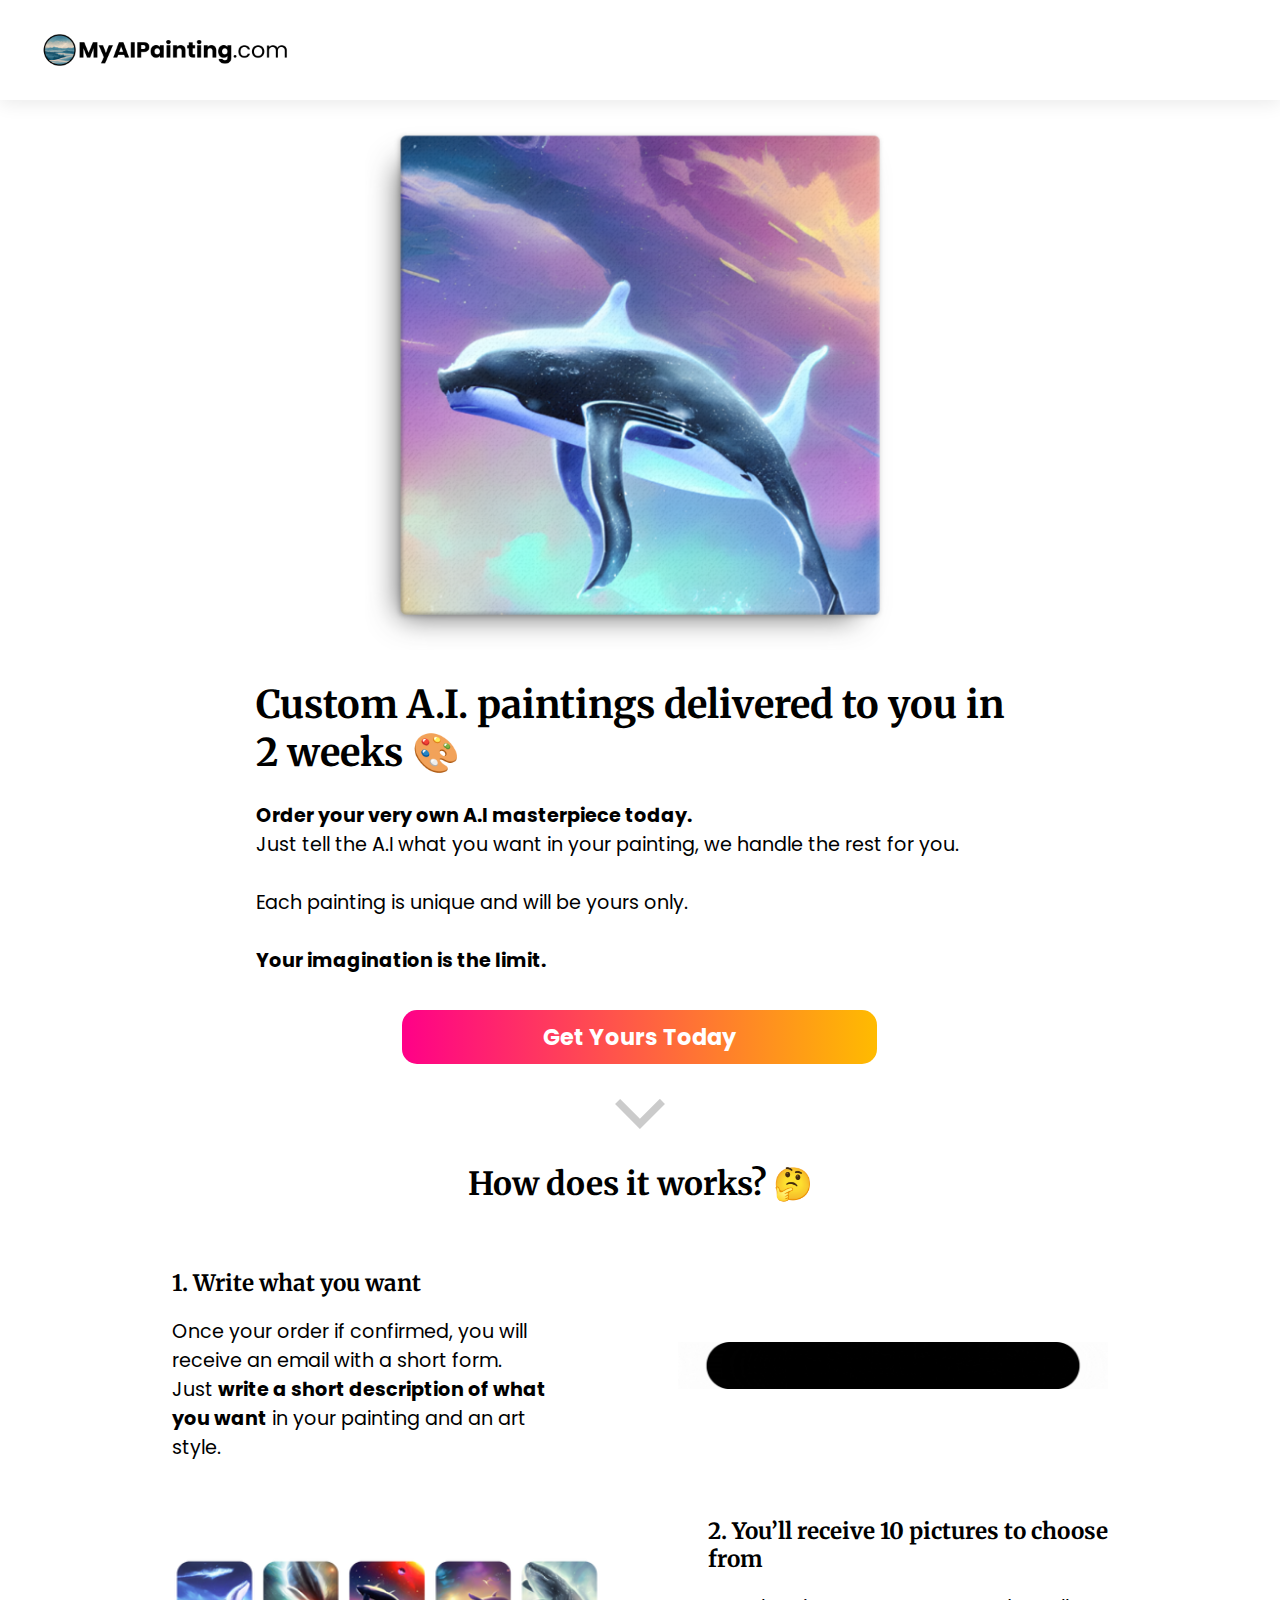
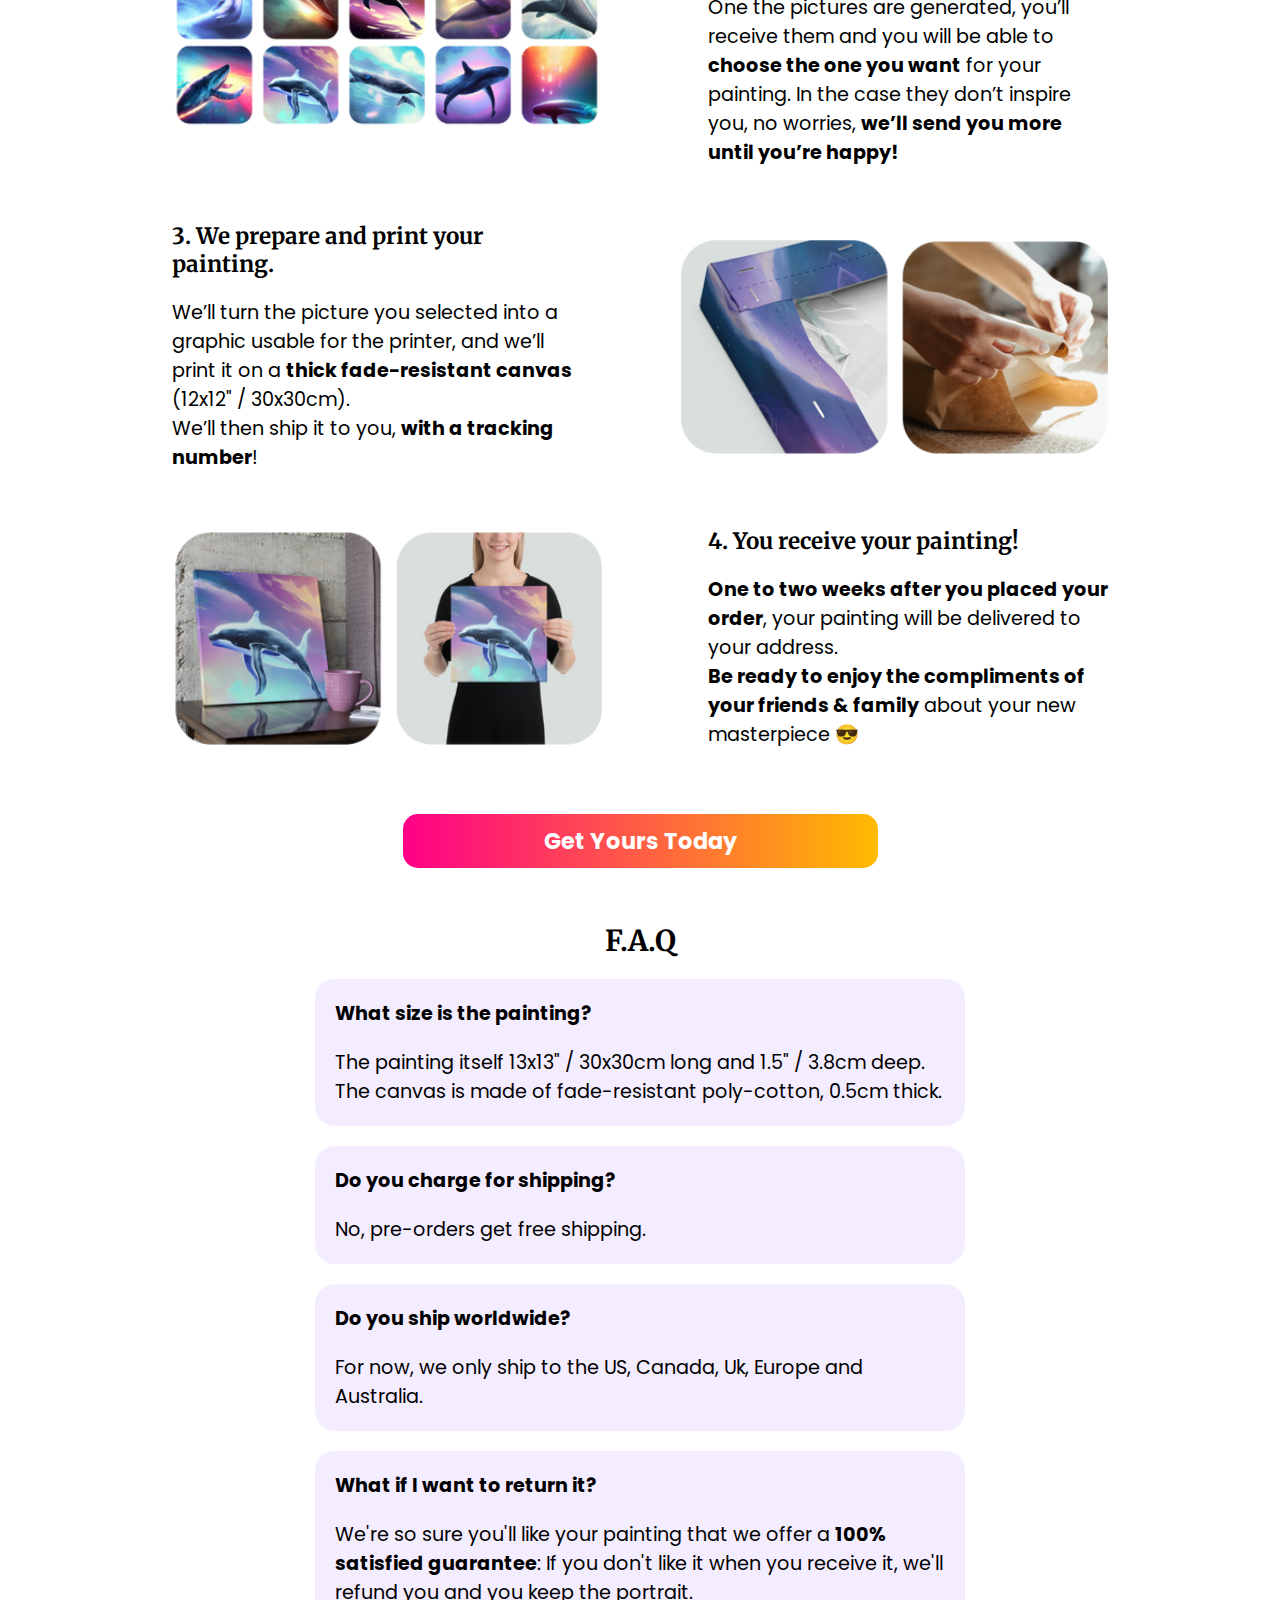
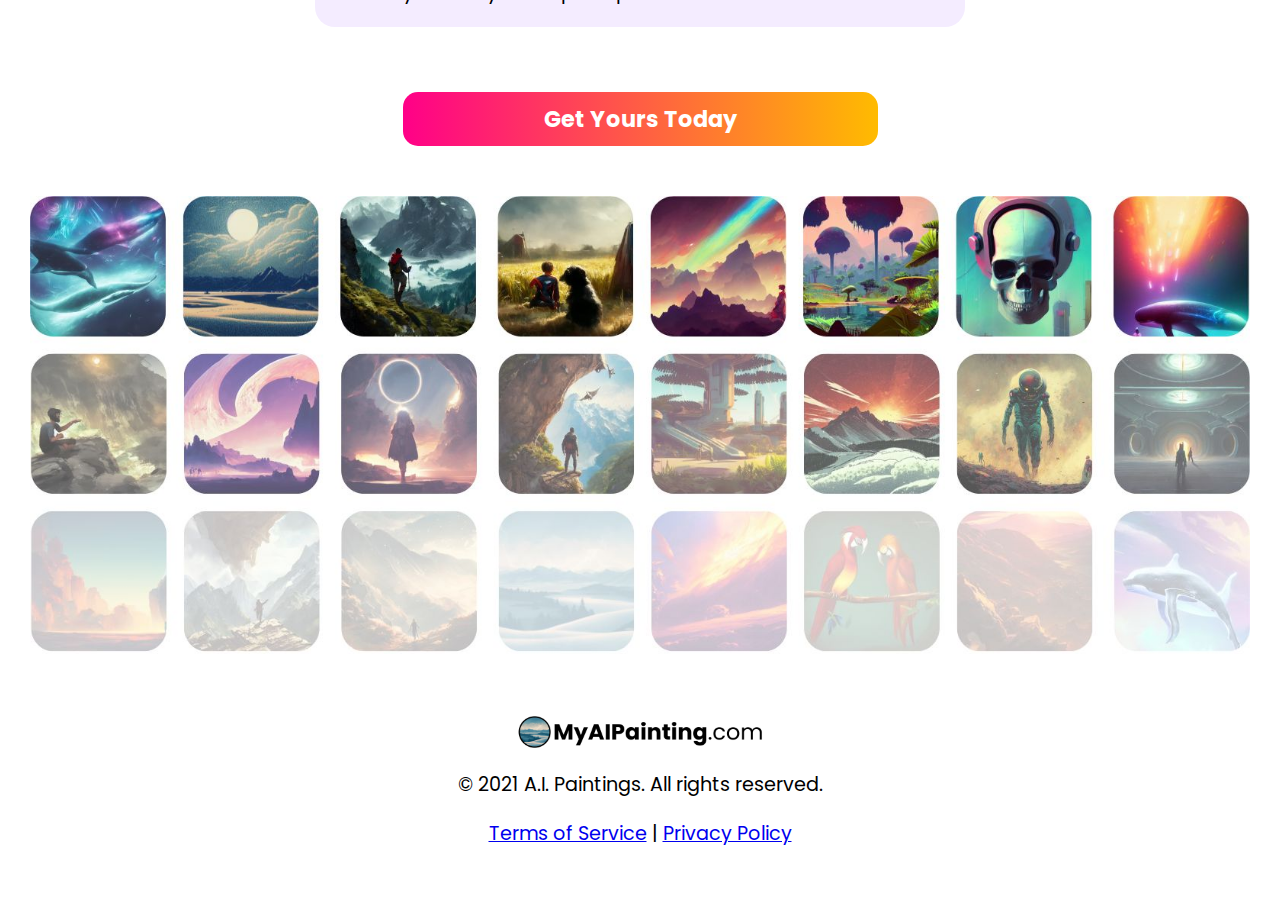
<file: index.html>
<html lang="en">

<head>


  <meta charset="UTF-8">
  <meta http-equiv="X-UA-Compatible" content="IE=edge">
  <meta name="viewport" content="width=device-width, initial-scale=1.0">
  <title>My AI Painting | Create your unique A.I painting.</title>
  <link rel="stylesheet" href="style.css">


  <meta property="og:url" content="https://myaipainting.com">
  <meta property="og:title" content="Create your unique A.I. painting, delivered in 2 weeks">
  <meta property="og:description" content="Write what you want, choose a style, and we'll turn it into a painting & deliver it to you.">
  <meta property="og:image" content="https://myaipainting.com/social-share.jpg">

  <meta name="twitter:card" content="summary_large_image">
  <meta name="twitter:site" content="@nico_jeannen">
  <meta name="twitter:title" content="Create your unique A.I. painting, delivered at your doorstep in 2 weeks">
  <meta name="twitter:description" content="Write what you want, choose a style, and we'll turn it into a painting & deliver it to you..">
  <meta name="twitter:image" content="https://myaipainting.com/social-share.jpg">
</head>





<body>
  <div class="header">
    <div class="logo-container">
      <img src="images/logo-full.png" alt="">
    </div>
  </div>

  <div class="body-wrap">
    <div class="intro">
      <div class="intro-text">
        <h1>Custom A.I. paintings delivered to you in 2 weeks 🎨</h1>
        <p>
          <b>Order your very own A.I masterpiece today.</b> <br>
          Just tell the A.I what you want in your painting, we handle the rest for you. <br> <br>
          Each painting is unique and will be yours only.
          <br>
          <br>
          <b>Your imagination is the limit. </b>

        </p>
        <button class="main-cta">Get Yours Today</button>

      </div>
      <div class="intro-img">
        <img src="images/lp-frame.png" alt="">
      </div>
    </div>
    <img class=arrow src="images/arrow.svg" alt="">

    <div class="how-it-works">
      <h2 class="section-title">How does it works? 🤔</h2>


      <div class="step-list">

        <div class="step-container">
          <div class="step-text">
            <h3>1. Write what you want</h3>
            <p>Once your order if confirmed, you will receive an email with a short form.<br>Just <b>write a short description of what you want</b> in your painting and an art style.</p>

          </div>
          <div class="step-img">
            <img src="images/lp-typing.gif" alt="">
          </div>
        </div>

        <div class="step-container">
          <div class="step-text">
            <h3>2. You’ll receive 10 pictures to choose from</h3>
            <p>One the pictures are generated, you’ll receive them and you will be able to <b>choose the one you want</b> for your painting. In the case they don’t inspire you, no worries, <b>we’ll send you more until you’re happy!</b></p>
          </div>
          <div class="step-img">
            <img src="images/lp-grid.png" alt="">
          </div>
        </div>

        <div class="step-container">
          <div class="step-text">
            <h3>3. We prepare and print your painting.</h3>
            <p>We’ll turn the picture you selected into a graphic usable for the printer, and we’ll print it on a <b>thick fade-resistant canvas</b> (12x12" / 30x30cm). <br>We’ll then ship it to you, <b>with a tracking number</b>!</p>
          </div>
          <div class="step-img">
            <img src="images/lp-prepare.png" alt="">
          </div>
        </div>

        <div class="step-container">
          <div class="step-text">
            <h3>4. You receive your painting!</h3>
            <p><b>One to two weeks after you placed your order</b>, your painting will be delivered to your address. <br> <b>Be ready to enjoy the compliments of your friends & family</b> about your new masterpiece 😎</p>
          </div>
          <div class="step-img">
            <img src="images/lp-final.png" alt="">
          </div>
        </div>
        <button class="main-cta">Get Yours Today</button>

        <div class="faq">
          <h2 class="section-title">F.A.Q</h2>
          <div class="faq-element">
            <h4>What size is the painting?</h4>
            <p>The painting itself 13x13" / 30x30cm long and 1.5" / 3.8cm deep. The canvas is made of fade-resistant poly-cotton, 0.5cm thick.</p>
          </div>
          <div class="faq-element">
            <h4>Do you charge for shipping?</h4>
            <p>No, pre-orders get free shipping.</p>
          </div>
          <div class="faq-element">
            <h4>Do you ship worldwide?</h4>
            <p>For now, we only ship to the US, Canada, Uk, Europe and Australia.</p>
          </div>
          <div class="faq-element">
            <h4>What if I want to return it?</h4>
            <p>We're so sure you'll like your painting that we offer a <b>100% satisfied guarantee</b>: If you don't like it when you receive it, we'll refund you and you keep the portrait.</p>
          </div>
        </div>
        <button class="main-cta">Get Yours Today</button>




      </div>
      <div class="footer-grid">
        <img src="images/lp-footer-grid.jpg" alt="" style="padding: 30px;">
      </div>
    </div>
    <div class="footer">
      <div class="logo-container">
        <img src="images/logo-full.png" alt="">
      </div>
      <div class="footer-text">
        <p>© 2021 A.I. Paintings. All rights reserved.</p>
      </div>

      <div class="footer-links">
        <a href="#">Terms of Service</a> | <a href="#">Privacy Policy</a>
      </div>

    </div>





    <script src="script.js"></script>
</body>








</html>

<style>
  /* https://www.youtube.com/watch?v=ArTVfdHOB-M */
</style>
</file>
<file: style.css>
@import url('https://fonts.googleapis.com/css2?family=Inter:wght@300;400;500;600;700;800;900&display=swap');
@import url('https://fonts.googleapis.com/css2?family=Poppins:ital,wght@0,100;0,200;0,300;0,400;0,500;0,600;0,700;0,800;0,900;1,100;1,200;1,300;1,400;1,500;1,600;1,700;1,800;1,900&display=swap');
@import url('https://fonts.googleapis.com/css2?family=Merriweather:ital,wght@0,300;0,400;0,700;0,900;1,300;1,400;1,700;1,900&family=Poppins:ital,wght@0,100;0,200;0,300;0,400;0,500;0,600;0,700;0,800;0,900;1,100;1,200;1,300;1,400;1,500;1,600;1,700;1,800;1,900&display=swap');



:root {
    --main-font: 'Poppins', sans-serif;
    --heading-font: 'Merriweather', sans-serif;
    --cta-color: linear-gradient(90deg, #ff0088 0%, #ffbb00 100%);
}

* {
    margin: 0;
    padding: 0;
    box-sizing: border-box;
    font-family: var(--main-font)
}

h1,
h2,
h3 {
    font-family: var(--heading-font);
}


img {
    width: 100%;
}

.header {
    height: 100px;
    display: flex;
    align-items: center;
    justify-content: space-between;
    padding: 0px 40px;
    position: sticky;
    top: 0px;
    background: white;
    box-shadow: 0px 3px 18px #00000017;
    z-index: 1;
}


.body-wrap {
    display: flex;
    flex-direction: column;
    align-items: stretch;
    font-size: 1.2rem;
    /* gap: 65px; */
}

.main-cta {
    background: var(--cta-color);
    color: white;
    border: 0px;
    border-radius: 15px;
    font-size: 1.4rem;
    padding: 10px 30px;
    margin: auto;
    margin-top: 10px;
    width: 90%;
    max-width: 475px;
    cursor: pointer;
    font-weight: bold;
    z-index: 1;
}

.intro {
    display: flex;
    align-items: center;
    justify-content: space-evenly;
    flex-wrap: wrap;
    min-height: 660px;

}

.intro-text {
    display: flex;
    width: 100%;
    max-width: 475px;
    flex-direction: column;
    align-items: stretch;
    gap: 25px;
}

.intro-img {
    display: flex;
    align-items: center;
    justify-content: center;
    align-content: center;
    max-width: 560px;
    min-width: 280px;
    perspective: 1000px;
}

.intro-img>img{
    animation: rotate 10s infinite;
}

img.arrow {
    max-width: 50px;
    transform: rotate(180deg);
    margin: auto;
    opacity: 20%;
    margin-top: 25px;
    margin-bottom: 25px;
    animation: float 3s infinite;
}


.how-it-works {
    display: flex;
    flex-direction: column;
    gap: 20px;
    align-items: center;
}



.how-it-works>h2 {
    font-size: 2rem;
    margin-bottom: 45px;
}

.section-title {
    text-align: center;
}


.step-list {
    display: flex;
    flex-direction: column;
    gap: 55px;
    max-width: 1150px;
    width: 100%;
}

.step-container {
    display: flex;
    flex-direction: row;
    align-items: center;
    justify-content: space-evenly;
}

.step-container:nth-child(even) {
    flex-direction: row-reverse;
}

.step-img {
    display: flex;
    width: 100%;
    max-width: 430px;
    align-items: center;
}

.step-text {
    display: flex;
    flex-direction: column;
    gap: 20px;
    max-width: 400px;
    width: 90%;

}

.faq {
    display: flex;
    flex-direction: column;
    gap: 20px;
    align-items: center;
}

.faq-element {
    display: flex;
    flex-direction: column;
    width: 90%;
    max-width: 650px;
    background: #f4ecff;
    padding: 20px;
    border-radius: 20px;
    gap: 20px;
}

.footer {
    height: 130px;
    margin-top: 100px;
    display: flex;
    align-items: center;
    justify-content: space-between;
    padding: 0px 40px;
}

.logo-container {
    width: 250px;
}

@media only screen and (max-width: 1300px) {
    .intro {
        flex-direction: column-reverse;
        gap: 30px;
        max-width: 90%;
        margin: auto;
    }

    .intro-text {
        max-width: 80%;
        width: 90%;
    }

    .intro-img {
        max-width: 550px;
        width: 90%;
    }


    .footer {
        flex-direction: column;
        gap: 20px;
        height: initial;
        margin-top: 30px;
        margin-bottom: 50px;
    }
}

@media only screen and (max-width: 950px) {
    .header {
        position: relative;
        margin-bottom: 50px;
    }

    .main-cta:first-of-type {
        position: fixed;
        bottom: 20px;
        align-self: center;
        font-size: 1.1rem;
        width: 80%;
    }

    .how-it-works>h2 {
        margin-bottom: 10px;
    }

    .step-container {
        flex-direction: column;
        gap: 35px;
    }


    .step-container:nth-child(even) {
        flex-direction: inherit;
    }
}


@keyframes rotate {
    0% {
        transform: rotate3d(0, 1, 0, 10deg);
    }

    50% {
        transform: rotate3d(0, -1, -1, 10deg);
    }

    100% {
        transform: rotate3d(0, 1, 0, 10deg);
    }
}

@keyframes float {
    0% {
        transform: translateY(0px) rotate(180deg)
    }

    50% {
        transform: translateY(-10px) rotate(180deg)
    }

    100% {
        transform: translateY(0px) rotate(180deg)
    }
}
</file>
